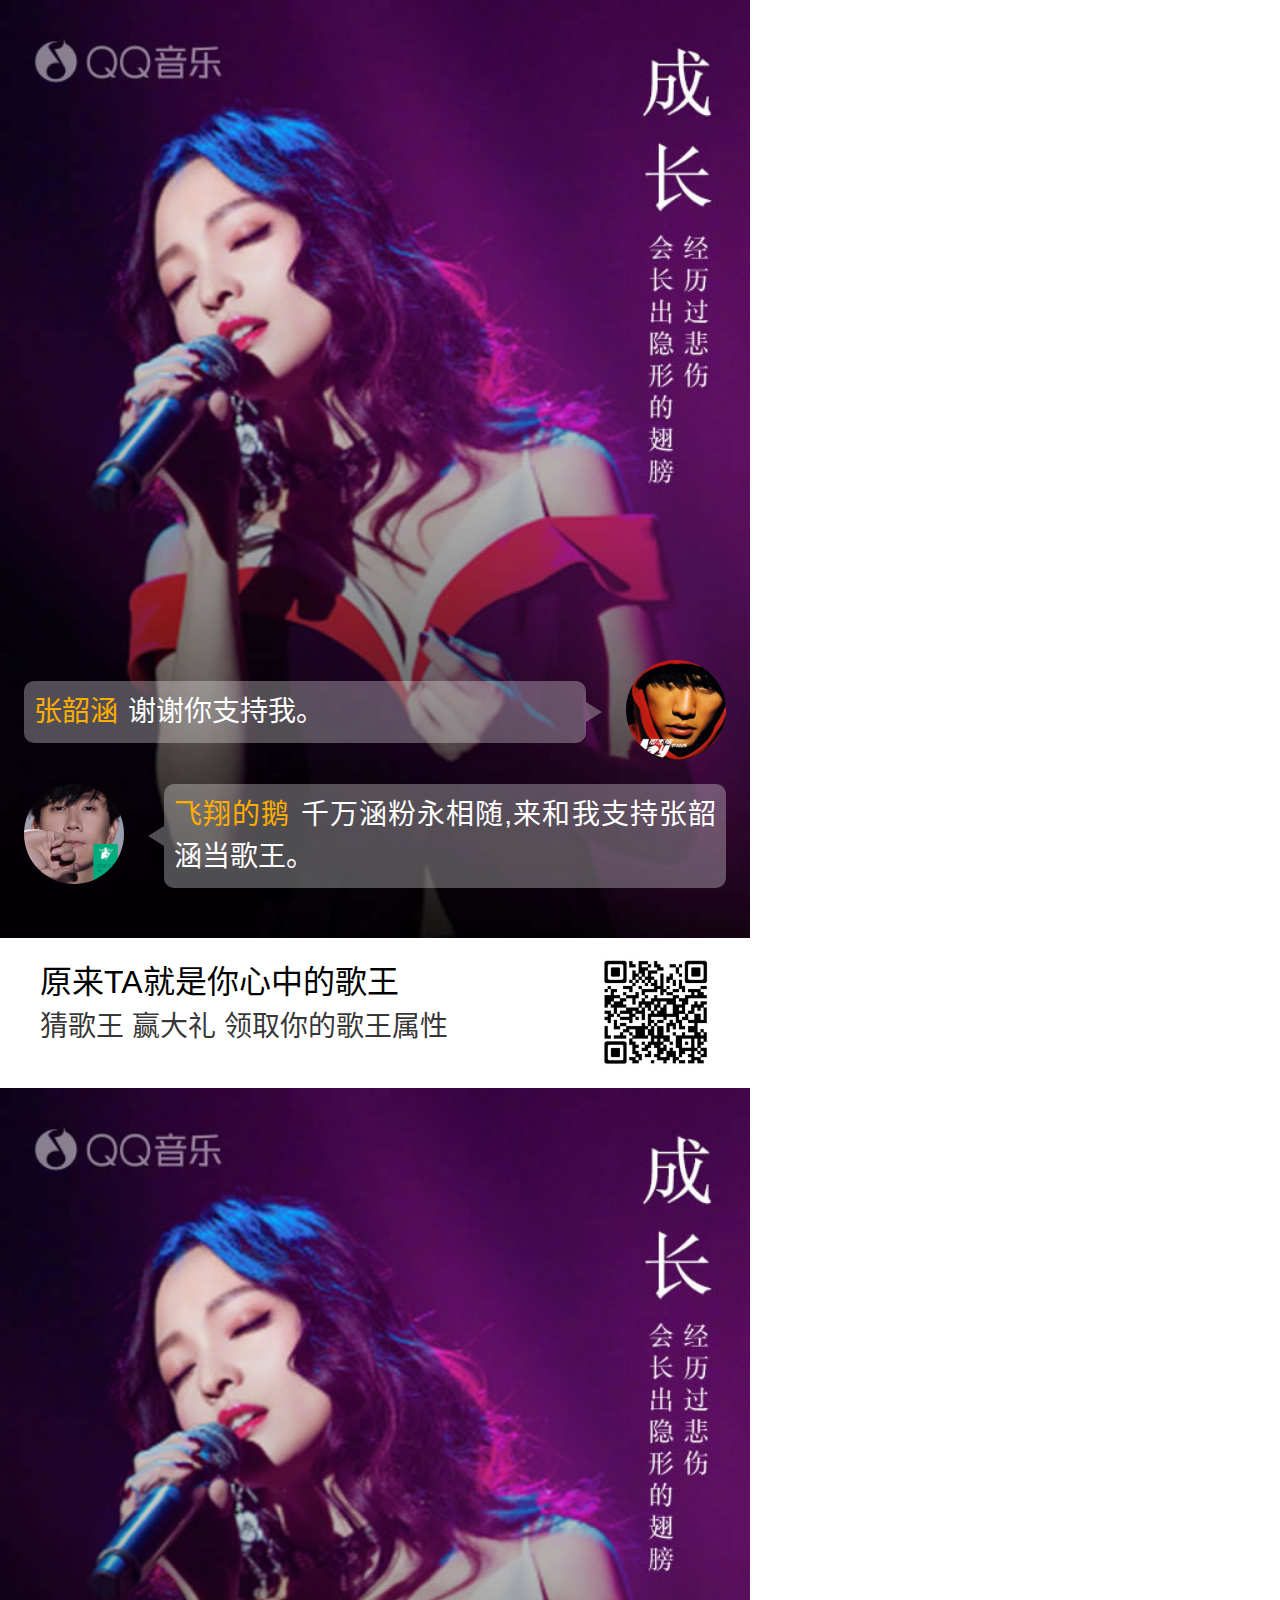
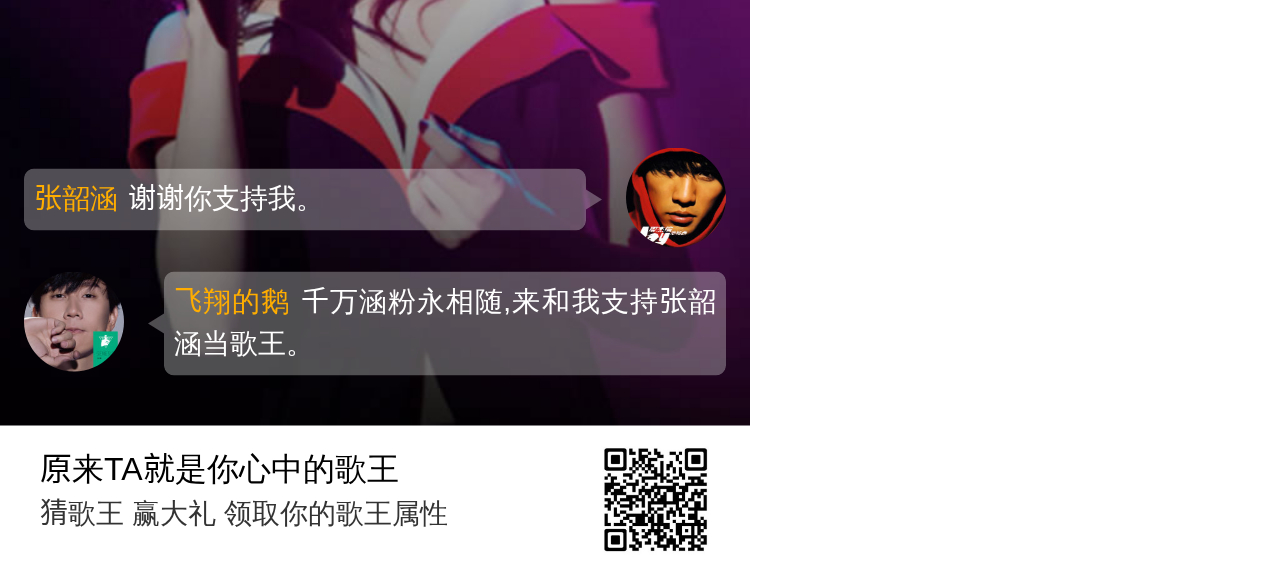
<file: html2canvas.html>
<!DOCTYPE html>
<html lang="zh-cn">
<head>
	<meta charset="utf-8">
	<title>截图测试</title>
	<meta name="viewport" content="width=device-width,initial-scale=1,maximum-scale=1,user-scalable=0,viewport-fit=cover">
	<meta name="format-detection" content="telephone=no">
    <link rel="stylesheet" href="index.css">
</head>
<body>
          
    <div class="dialog_share canvas" id="capture">
        <div class="dialog_share__media">
            <img class="dialog_share__img" src="share_cover.jpg" alt="" />

            <ul class="chat">
                <li class="chat__item reverse">
                    <div class="chat__avatar">
                        <img class="chat__avatar_img" src="avatar1.jpg" alt="">
                    </div>
                    <div class="chat__bd">
                        <p class="chat__para"><span class="chat__name">张韶涵</span>谢谢你支持我。</p>
                    </div>
                </li>                        
                <li class="chat__item">
                    <div class="chat__avatar">
                        <img class="chat__avatar_img" src="avatar2.jpg" alt="">
                    </div>
                    <div class="chat__bd">
                        <p class="chat__para"><span class="chat__name">飞翔的鹅</span>千万涵粉永相随,来和我支持张韶涵当歌王。</p>
                    </div>
                </li>
            </ul>
        </div>
        <div class="dialog_share__ft">
            <div class="dialog_share__bd">
                <h6 class="dialog_share__tit">原来TA就是你心中的歌王</h6>
                <p class="dialog_share__desc">猜歌王 赢大礼 领取你的歌王属性</p>
            </div>
            <img class="dialog_share__qrcode" src="qrcode.jpg" alt="" />
        </div>
    </div>

    <script src="html2canvas.min.js"></script>

    <script>
        var target = document.getElementById("capture");

        var width = target.offsetWidth; //获取dom 宽度
        var height = target.offsetHeight; //获取dom 高度
        var canvas = document.createElement("canvas"); //创建一个canvas节点
        var scale = 1; //定义任意放大倍数 支持小数
        canvas.width = width * scale; //定义canvas 宽度 * 缩放
        canvas.height = height * scale; //定义canvas高度 *缩放
        canvas.getContext("2d").scale(scale,scale); //获取context,设置scale 
        var opts = {
            scale : scale, // 添加的scale 参数
            canvas : canvas, //自定义 canvas
            width : width, //dom 原始宽度
            height : height //dom 原始高度
        };

        html2canvas(target, opts).then(function (canvas) {
            var dataUrl = canvas.toDataURL('image/jpeg',1);
            var newImg = document.createElement("img");
            newImg.src = dataUrl;
            document.body.appendChild(newImg);
            console.log(canvas);
        });

    </script> 

</body>
</html>
</file>
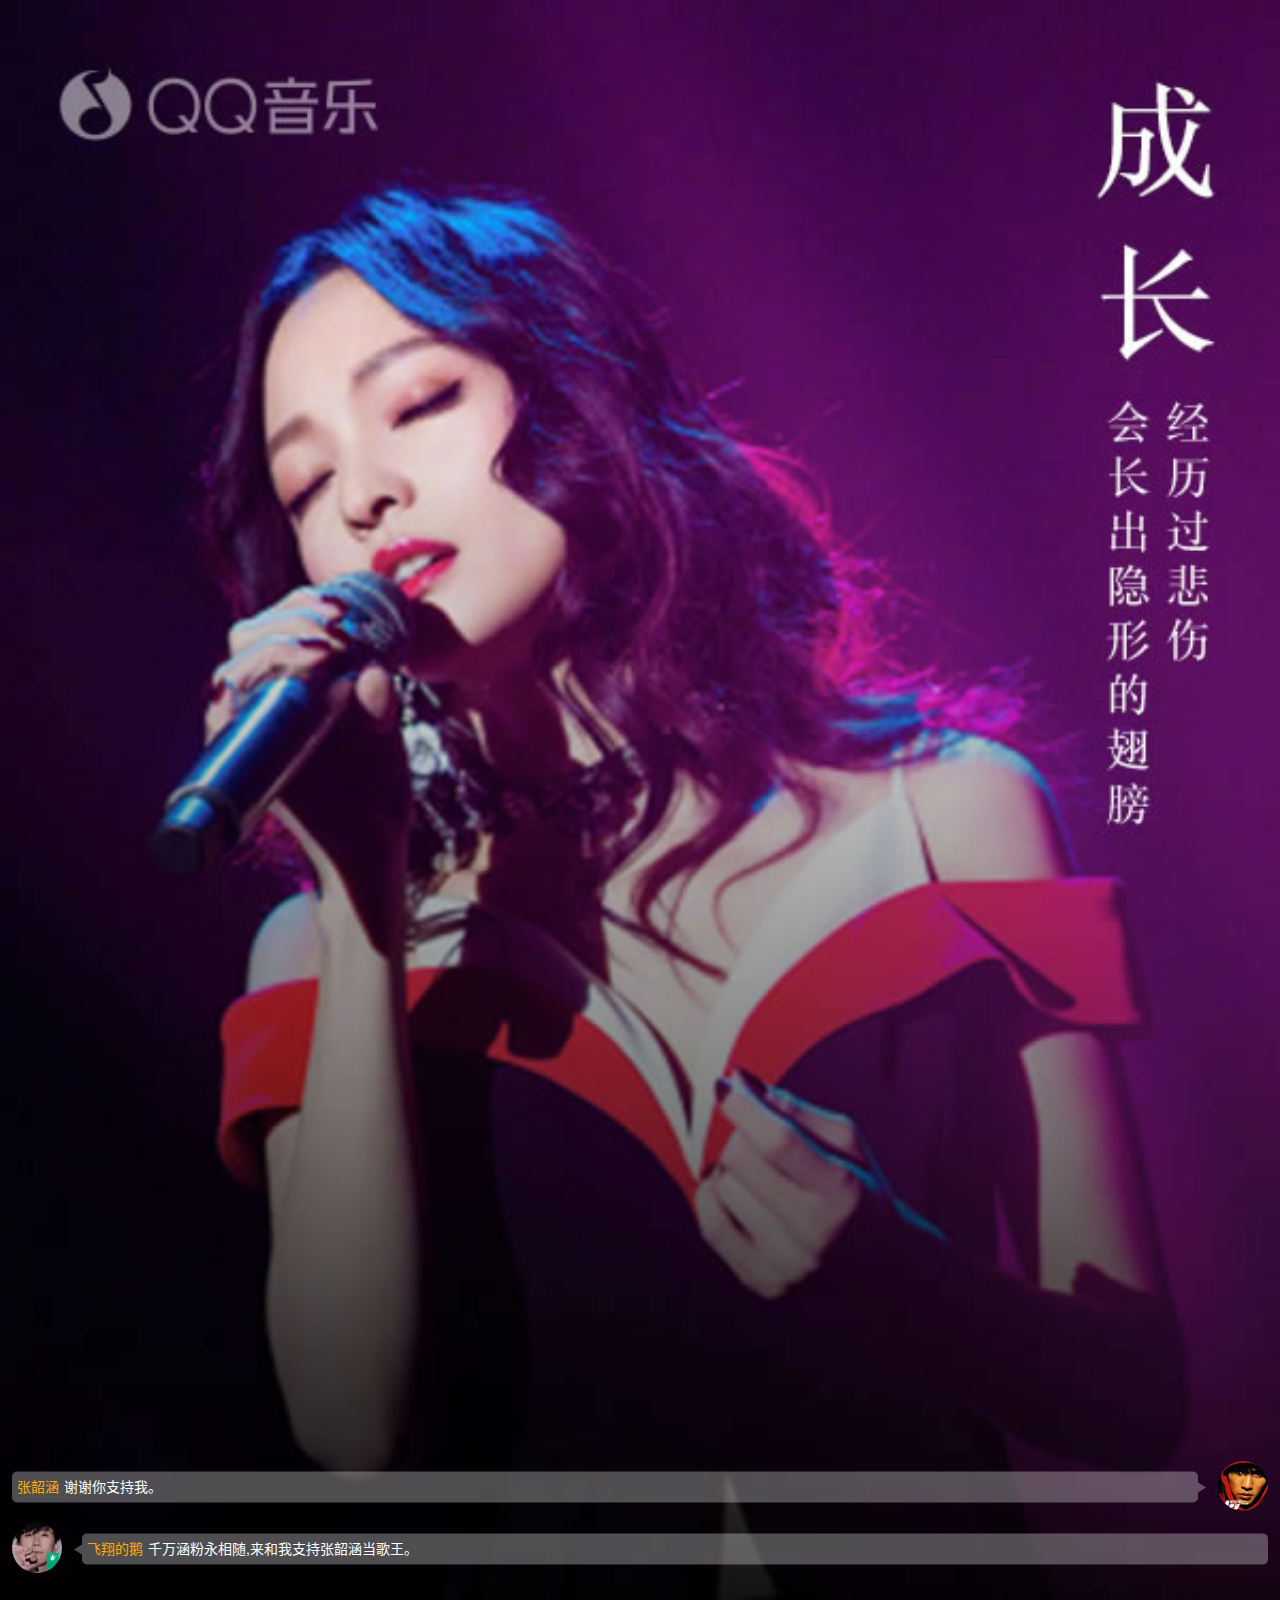
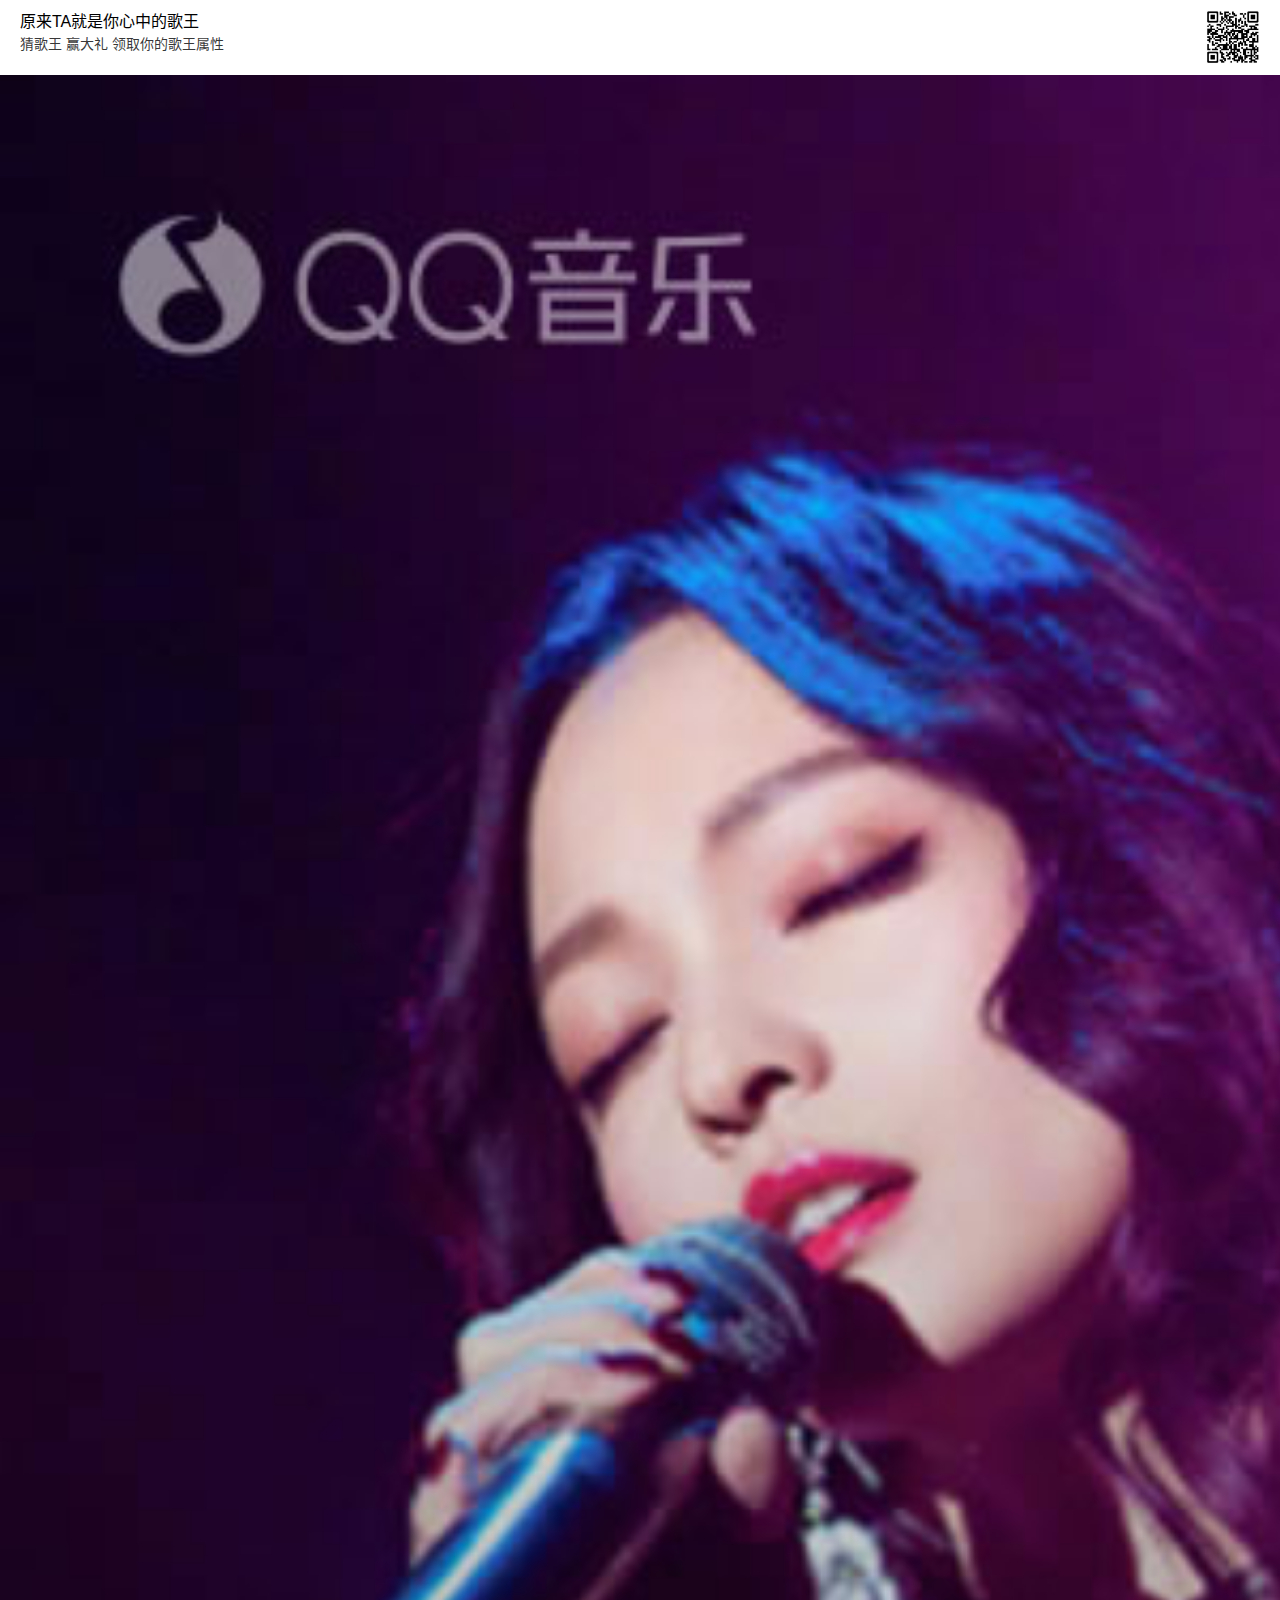
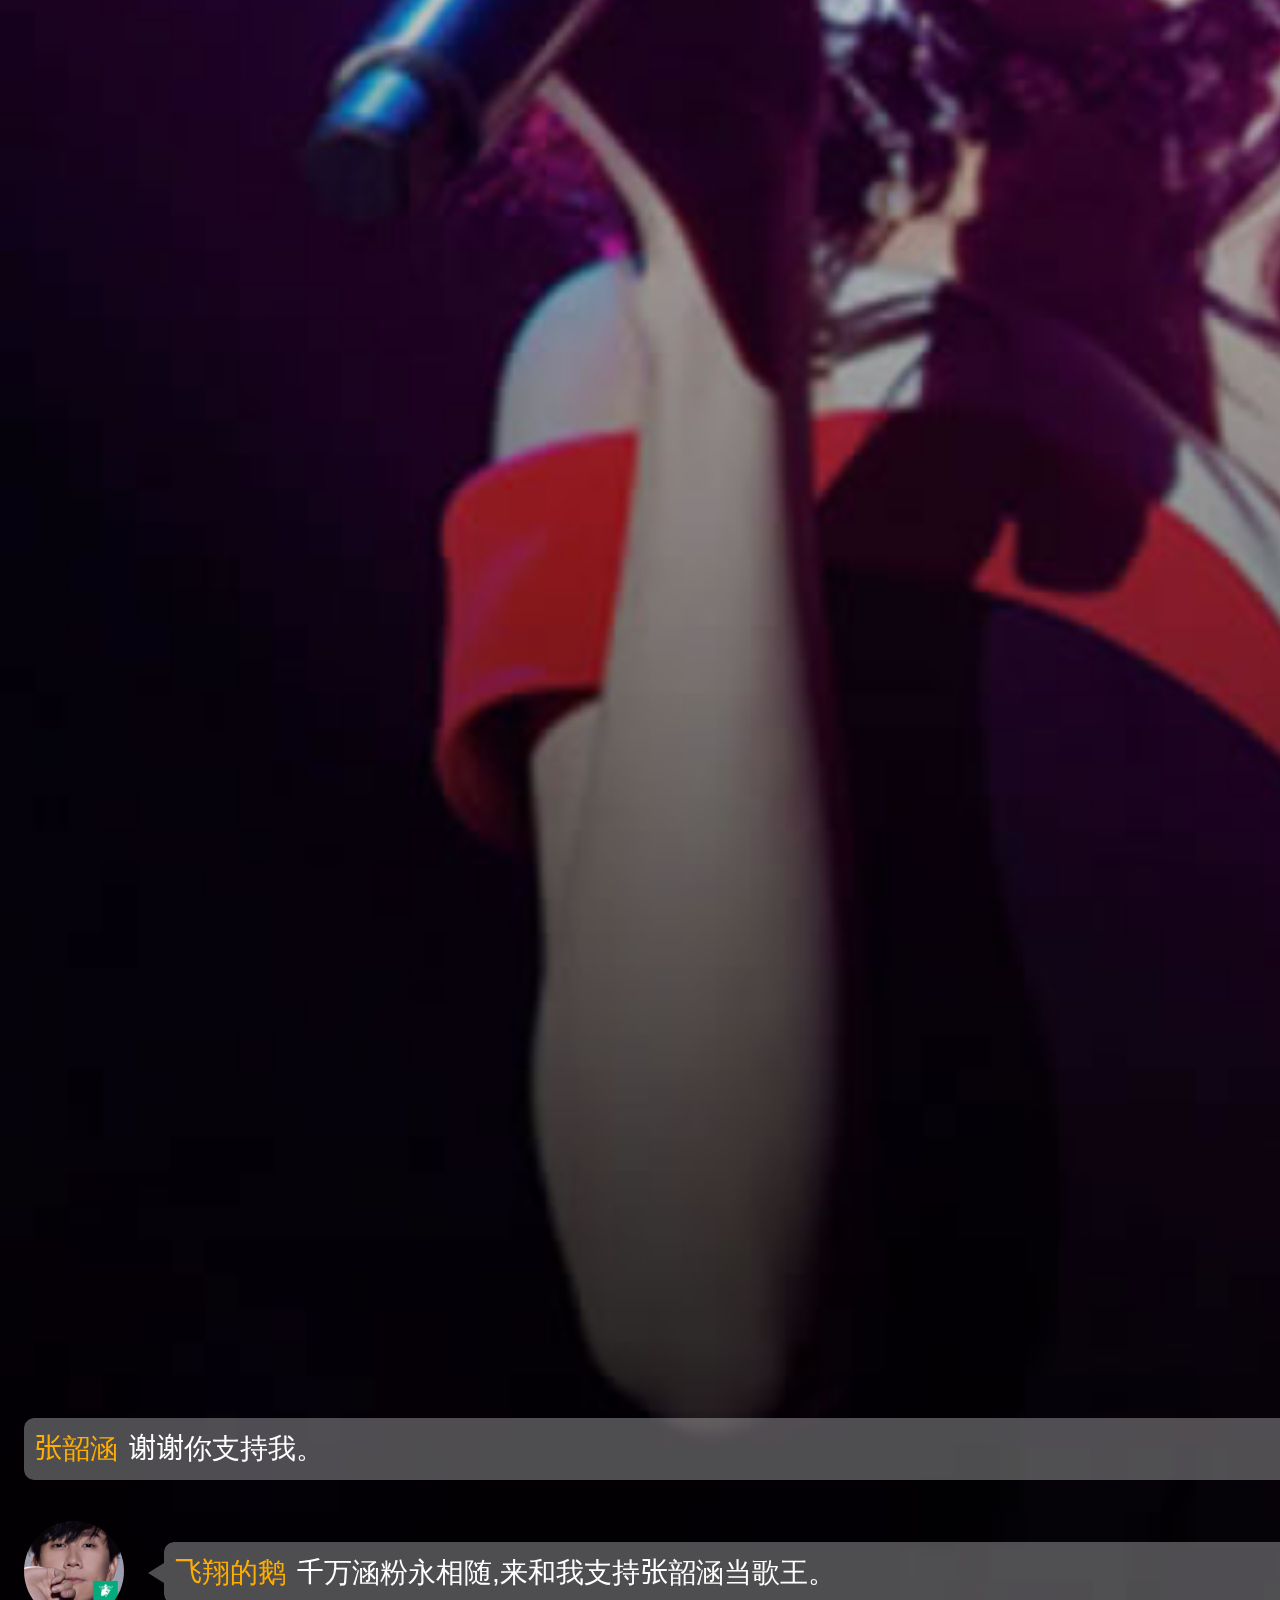
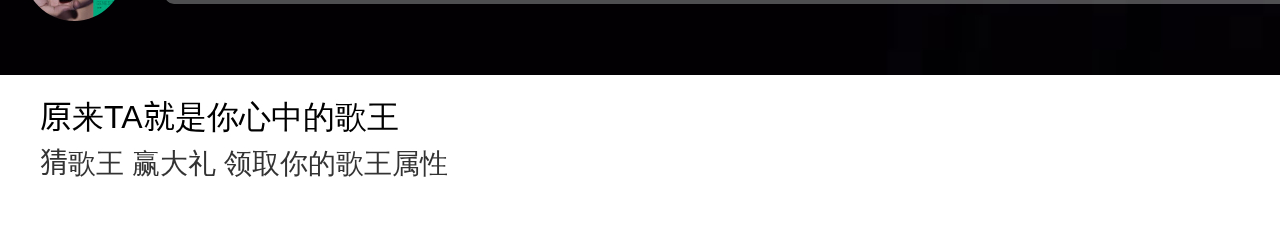
<file: html2canvas2.html>
<!DOCTYPE html>
<html lang="zh-cn">
<head>
	<meta charset="utf-8">
	<title>截图测试</title>
	<meta name="viewport" content="width=device-width,initial-scale=1,maximum-scale=1,user-scalable=0,viewport-fit=cover">
	<meta name="format-detection" content="telephone=no">
    <link rel="stylesheet" href="index.css">
</head>
<body>
          
    <div class="dialog_share" id="capture">
        <div class="dialog_share__media">
            <img class="dialog_share__img" src="share_cover.jpg" alt="" />

            <ul class="chat">
                <li class="chat__item reverse">
                    <div class="chat__avatar">
                        <img class="chat__avatar_img" src="avatar1.jpg" alt="">
                    </div>
                    <div class="chat__bd">
                        <p class="chat__para"><span class="chat__name">张韶涵</span>谢谢你支持我。</p>
                    </div>
                </li>                        
                <li class="chat__item">
                    <div class="chat__avatar">
                        <img class="chat__avatar_img" src="avatar2.jpg" alt="">
                    </div>
                    <div class="chat__bd">
                        <p class="chat__para"><span class="chat__name">飞翔的鹅</span>千万涵粉永相随,来和我支持张韶涵当歌王。</p>
                    </div>
                </li>
            </ul>
        </div>
        <div class="dialog_share__ft">
            <div class="dialog_share__bd">
                <h6 class="dialog_share__tit">原来TA就是你心中的歌王</h6>
                <p class="dialog_share__desc">猜歌王 赢大礼 领取你的歌王属性</p>
            </div>
            <img class="dialog_share__qrcode" src="qrcode.jpg" alt="" />
        </div>
    </div>

    <script src="html2canvas.min.js"></script>

    <script>
        var target = document.getElementById("capture");

        var width = target.offsetWidth; //获取dom 宽度
        var height = target.offsetHeight; //获取dom 高度
        var canvas = document.createElement("canvas"); //创建一个canvas节点
        var scale = 2; //定义任意放大倍数 支持小数
        canvas.width = width * scale; //定义canvas 宽度 * 缩放
        canvas.height = height * scale; //定义canvas高度 *缩放
        canvas.getContext("2d").scale(scale,scale); //获取context,设置scale 
        var opts = {
            scale : scale, // 添加的scale 参数
            canvas : canvas, //自定义 canvas
            width : width, //dom 原始宽度
            height : height //dom 原始高度
        };

        html2canvas(target, opts).then(function (canvas) {
            var dataUrl = canvas.toDataURL('image/jpeg',1);
            var newImg = document.createElement("img");
            newImg.src = dataUrl;
            document.body.appendChild(newImg);
            console.log(canvas);
        });

    </script> 

</body>
</html>
</file>
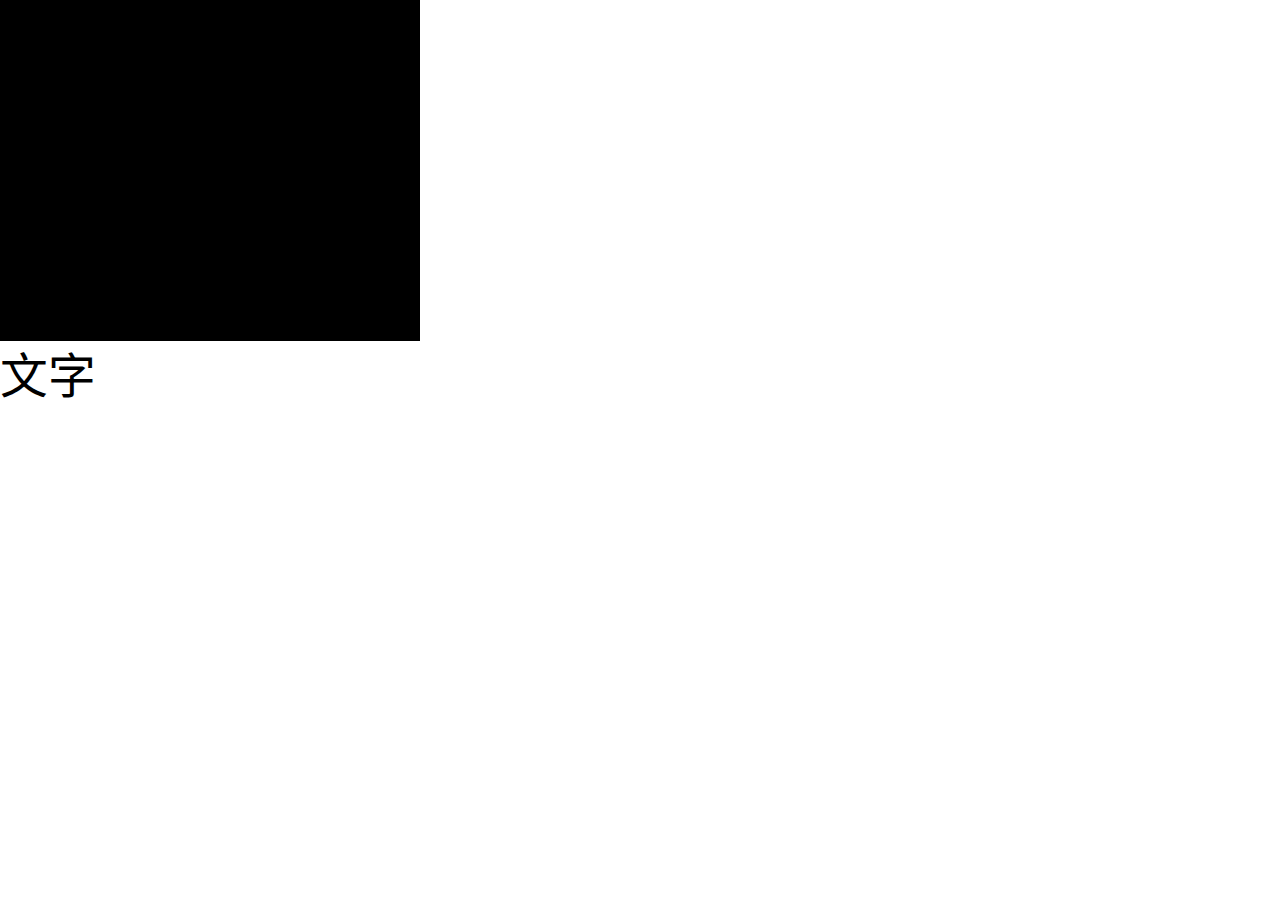
<file: rem.html>
<!DOCTYPE html>
<html lang="zh-cn">
<head>
    <meta charset="utf-8">
    <title>rem</title>
    <meta name="viewport" content="width=device-width,initial-scale=1,maximum-scale=1,user-scalable=0">
    <meta name="format-detection" content="telephone=no">
    <link rel="stylesheet" href="global.import.css">
    <link rel="stylesheet" href="rem.css">
    <!-- 计算rem的基准值，必须放到head标签里 -->
    <script>
        (function (win,doc,flag){
            var resizeEvt = 'orientationchange' in win ? 'orientationchange' : 'resize',
                docEl = doc.documentElement;
            function setFont(){
                switch(flag){
                    case 'height':
                        var flagValue = win.innerHeight||667,
                            fontSize = 100*(flagValue/667);
                        if (fontSize < 70) {fontSize = 70;}
                        docEl.style.fontSize = fontSize + 'px';
                        break;
                    default:
                        var flagValue = win.innerWidth||375,
                            fontSize = 100*(flagValue/375);
                        if (fontSize < 85) {fontSize = 85;}
                        if (fontSize > 195) {fontSize = 100;}
                        docEl.style.fontSize = fontSize + 'px';
                }                 
            }  
            win.addEventListener(resizeEvt, setFont, false);
            setFont();
        })(window,document,'width'); 
    </script>  
</head>
<body>

    <div class="box"></div>

    <p class="text">文字</p>

</body>
</html>
</file>
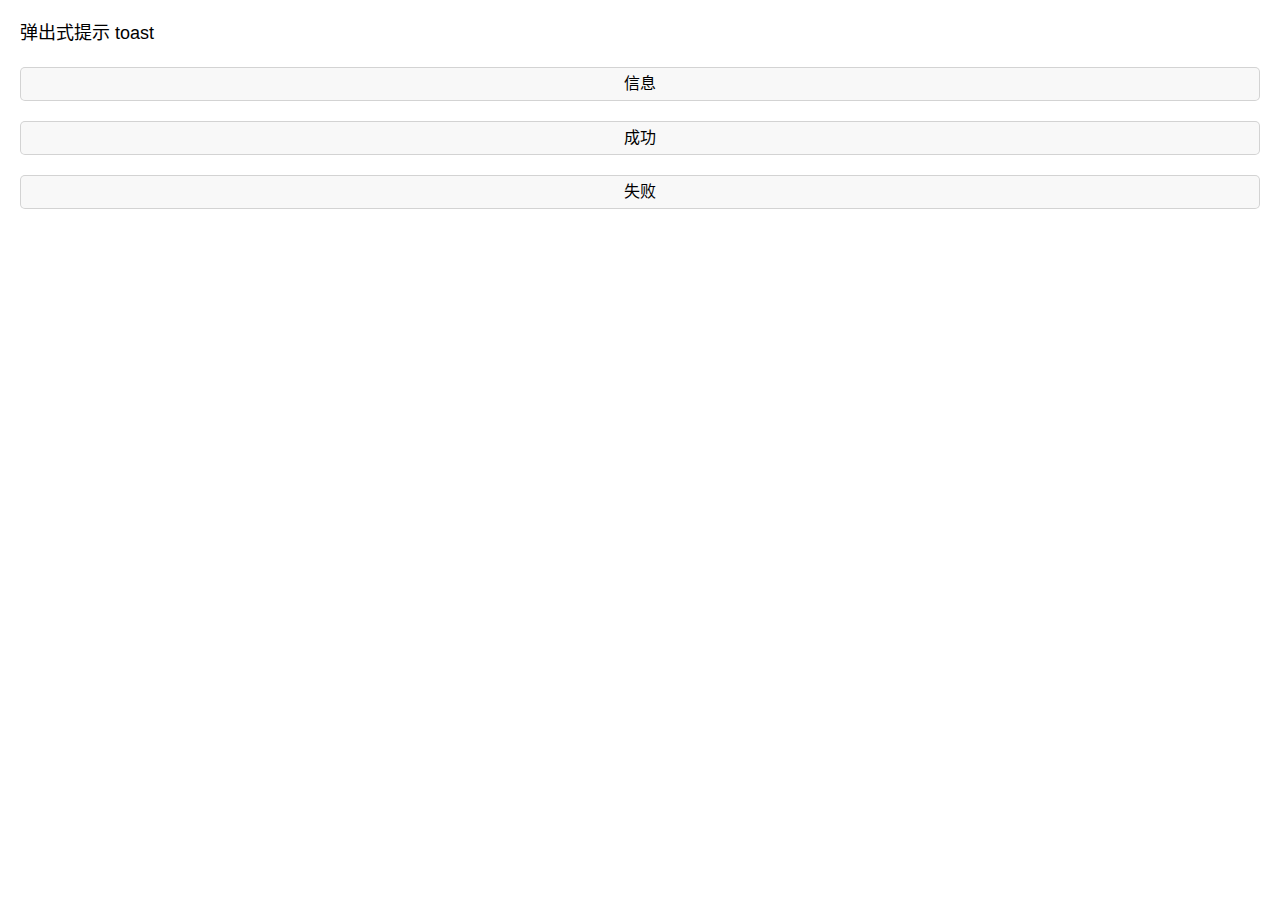
<file: toast.html>
<!DOCTYPE html>
<html lang="zh-cn">
<head>
    <meta charset="utf-8">
    <title>toast</title>
    <meta name="viewport" content="width=device-width,initial-scale=1,maximum-scale=1,user-scalable=0">
    <meta name="format-detection" content="telephone=no">
    <link rel="stylesheet" href="global.import.css">
    <link rel="stylesheet" href="qui_toast.import.css">
    <style>
        .mod_tit{margin: 20px;font-size: 18px;}
        .btn_active{
            position: relative;
            display: block;
            margin: 20px;
            font-size: 16px;
            text-align: center;
            text-decoration: none;
            color: #000;
            line-height: 2;
            overflow: hidden;
            border-radius: 5px;
            border: 1px solid rgba(0, 0, 0, .15);
            background-color: #F8F8F8;}
    </style>
</head>
<body>
	<div class="wrap">
        <h1 class="mod_tit">弹出式提示 toast</h1>

        <a class="btn_active" id="btn_active_1" href="javascript:;">信息</a>
        <a class="btn_active" id="btn_active_2" href="javascript:;">成功</a>
        <a class="btn_active" id="btn_active_3" href="javascript:;">失败</a>

        <div class="qui_toast" id="js_toast_1">
            <div class="qui_toast__mask">
                <div class="qui_toast__box">
                    <i class="qui_toast__icon qui_toast__icon--info"></i>
                    <h6 class="qui_toast__tit">已是最新版本</h6>
                </div>
            </div>
        </div>

        <div class="qui_toast" id="js_toast_2">
            <div class="qui_toast__mask">
                <div class="qui_toast__box">
                    <i class="qui_toast__icon qui_toast__icon--success"></i>
                    <h6 class="qui_toast__tit">下载完成</h6>
                </div>
            </div>
        </div>        

        <div class="qui_toast" id="js_toast_3">
            <div class="qui_toast__mask">
                <div class="qui_toast__box">
                    <i class="qui_toast__icon qui_toast__icon--warn"></i>
                    <h6 class="qui_toast__tit">操作失败</h6>
                </div>
            </div>
        </div>

        <div class="qui_toast">
            <div class="qui_toast__mask">
                <div class="qui_toast__box">
                    <i class="qui_toast__icon qui_toast__icon--success"></i>
                    <h6 class="qui_toast__tit">这文案有十个字这么长</h6>
                </div>
            </div>
        </div>

        <div class="qui_toast">
            <div class="qui_toast__mask">
                <div class="qui_toast__box">
                    <i class="qui_toast__icon qui_toast__icon--success"></i>
                    <h6 class="qui_toast__tit">这文案有十个字以上那就换行吧</h6>
                </div>
            </div>
        </div>

        <div class="qui_toast">
            <div class="qui_toast__mask">
                <div class="qui_toast__box">
                    <i class="qui_toast__icon qui_toast__icon--success"></i>
                    <h6 class="qui_toast__tit">这文案最多两行多出的文字不显示请注意控制字数</h6>
                </div>
            </div>
        </div>                              
        
	</div>

    <script>
        var btn_1 = document.getElementById("btn_active_1"),
            toast_1 = document.getElementById("js_toast_1"),
            btn_2 = document.getElementById("btn_active_2"),
            toast_2 = document.getElementById("js_toast_2"),
            btn_3 = document.getElementById("btn_active_3"),
            toast_3 = document.getElementById("js_toast_3");
            btn_1.onclick = function(){
                toast_1.classList.add("qui_toast--active");

                // 1.35秒后去除激活态类名qui_toast--active
                setTimeout(function(){
                    toast_1.classList.remove("qui_toast--active");
                }, 1350);
            }
            btn_2.onclick = function(){
                toast_2.classList.add("qui_toast--active");

                // 1.35秒后去除激活态类名qui_toast--active
                setTimeout(function(){
                    toast_2.classList.remove("qui_toast--active");
                }, 1350);
            }
            btn_3.onclick = function(){
                toast_3.classList.add("qui_toast--active");

                // 1.35秒后去除激活态类名qui_toast--active
                setTimeout(function(){
                    toast_3.classList.remove("qui_toast--active");
                }, 1350);
            }                        
    </script>


</body>
</html>
</file>
<file: index.css>
@import "global.import.css";

html{font-size:100px;}

.dialog_share{background:#fff;}
.dialog_share__media{position:relative;}
.dialog_share__media::after{content:"";display:block;padding-top:125%;}
.dialog_share__img{position:absolute;top:0;left:0;z-index:1;width:100%;height:100%;}
.dialog_share__ft{position:relative;height:55px;padding:10px 20px;}
.dialog_share__tit{white-space:nowrap;overflow:hidden;text-overflow:ellipsis;font-size:16px;color:#000;}
.dialog_share__desc{color:rgba(0,0,0,.8);font-size:14px;}
.dialog_share__qrcode{position:absolute;top:10px;right:20px;width:55px;height:55px;}

.chat{position:absolute;bottom:15px;left:0;z-index:2;width:100%;}
.chat__item{position:relative;min-height:52px;margin:0 12px 10px;padding-left:62px;}
.chat__avatar{position:absolute;top:0;left:0;width:50px;height:50px;}
.chat__avatar_img{position:absolute;top:0;left:0;z-index:1;width:100%;height:100%;border-radius:25px;}
.chat__bd{position:absolute;top:50%;left:70px;right:0;padding:5px;border-radius:5px;background:rgba(255,255,255,.3);-webkit-transform:translateY(-50%);}
.chat__bd::after{content:"";position:absolute;top:50%;left:-16px;width:0;height:0;margin-top:-5px;overflow:hidden;border-style:solid;border-color:transparent rgba(255,255,255,.3) transparent transparent;border-width:5px 8px;}
.chat__para{overflow:hidden;word-wrap:break-word;word-break:break-all;text-align:justify;font-size:14px;color:#fff;}
.chat__name{margin-right:5px;color:#ffae00;}
.reverse{padding-left:0;padding-right:62px;}
.reverse .chat__avatar{left:auto;right:0;}
.reverse .chat__bd{left:0;right:70px;}
.reverse .chat__bd::after{left:auto;right:-16px;border-color:transparent transparent transparent rgba(255,255,255,.3);}

.canvas{width:750px;}
.canvas .dialog_share__ft{height:110px;padding:20px 40px;}
.canvas .dialog_share__tit{font-size:32px;}
.canvas .dialog_share__desc{font-size:28px;}
.canvas .dialog_share__qrcode{top:20px;right:40px;width:110px;height:110px;}
.canvas .chat{bottom:30px;}
.canvas .chat__item{min-height:104px;margin:0 24px 20px;padding-left:124px;}
.canvas .chat__avatar{width:100px;height:100px;}
.canvas .chat__avatar_img{border-radius:50px;}
.canvas .chat__bd{left:140px;padding:10px;border-radius:10px;}
.canvas .chat__bd::after{left:-32px;margin-top:-10px;border-width:10px 16px;}
.canvas .chat__para{font-size:28px;}
.canvas .chat__name{margin-right:10px;}
.canvas .reverse{padding-left:0;padding-right:124px;}
.canvas .reverse .chat__bd{left:0;right:140px;}
.canvas .reverse .chat__bd::after{left:auto;right:-32px;}
</file>
<file: global.import.css>
@charset "utf-8";
/*========================================================================
      @作者：bryanzhang
      @说明：公用样式
      @最后编辑：$Author:: bryanzhang        $
                 $Date:: 2017-07-27 17:26:40#$
========================================================================*/
html{
  /*防止IOS屏幕横竖屏切换时文字大小产生变化*/
  -webkit-text-size-adjust:100%;
  /*禁用点击的高亮反馈*/
  -webkit-tap-highlight-color:rgba(0,0,0,0);
}
/*禁止长按链接与图片弹出菜单*/
a,img{-webkit-touch-callout:none;border:0;}
body,dl,dd,ul,ol,h1,h2,h3,h4,h5,h6,form,input,textarea,p,th,td,figure{margin:0;padding:0;}
h1,h2,h3,h4,h5,h6{font-size:100%;font-weight:300;}
li{list-style:none;}
table{border-collapse:collapse;border-spacing:0;}
input:focus,textarea:focus,button:focus{outline:0;}
a,a:hover{text-decoration:none;}
/*解决字体和文字大小在控件中没有被继承的问题*/
button,input,textarea,select{font-family:inherit;font-size:100%;font-weight:inherit;}
body{font:300 12px/1.5 sans-serif;}

.wrap{overflow:hidden;}
</file>
<file: rem.css>
@charset "utf-8";

@import "rem_width.import.css";

.box{width:1.23rem;height:1rem;background:#000;}

.text{font-size:.14rem;}
</file>
<file: qui_toast.import.css>
@charset "utf-8";
/*========================================================================
      @作者：bryanzhang
      @说明：toast模块样式
      @最后编辑：$Author:: bryanzhang       $
                 $Date:: 2017-08-14 15:01:30#$
========================================================================*/
.qui_toast{display:none;}
.qui_toast__mask{position:fixed;top:0;left:0;bottom:0;right:0;z-index:1000;display:-webkit-box;-webkit-box-pack:center;-webkit-box-align:center;}
.qui_toast__box{padding:20px 20px 16px;border-radius:5px;background:rgba(0,0,0,.8);opacity:0;-webkit-transform:scale(.7);}
.qui_toast__tit{text-align:center;max-width:10em;min-width:6em;max-height:48px;overflow:hidden;line-height:1.5;word-wrap:break-word;font-size:16px;font-weight:300;color:#fff;}
.qui_toast__icon{display:-webkit-box;-webkit-box-orient:vertical;-webkit-box-pack:center;-webkit-box-align:center;width:28px;height:28px;margin:0 auto 11px;color:#fff;border-radius:28px;border:solid 2px;}
.qui_toast__icon::before,
.qui_toast__icon::after{content:"";display:block;background:currentColor;}
/*信息和警告*/
.qui_toast__icon--warn{color:#FD7072;}
.qui_toast__icon--info::before,
.qui_toast__icon--warn::after{width:2px;height:2px;border-radius:2px;margin:2px 0;-webkit-transform:scale(1.5);}
.qui_toast__icon--warn::before,
.qui_toast__icon--info::after{width:2px;height:10px;margin:1px 0;}
/*成功*/
.qui_toast__icon--success{position:relative;}
.qui_toast__icon--success::before,
.qui_toast__icon--success::after{position:absolute;-webkit-transform:rotate(-45deg);-webkit-transform-origin:0 100%;}
.qui_toast__icon--success::before{top:13px;left:12px;width:2px;height:8px;}
.qui_toast__icon--success::after{top:19px;left:12px;width:14px;height:2px;}
/*激活态*/
.qui_toast--active{display:block;}
.qui_toast--active .qui_toast__box{
	-webkit-animation:ani_toast_scaleOut 350ms cubic-bezier(.17,.89,.32,1.27) forwards,
	                  ani_toast_scaleIn 200ms cubic-bezier(.4,.8,.74,1) 1150ms,
	                  ani_toast_fadeIn 350ms cubic-bezier(.0,0,.2,1) forwards,
	                  ani_toast_fadeOut 200ms cubic-bezier(.4,.8,.74,1) 1150ms;
}
@-webkit-keyframes ani_toast_scaleOut{
	  0%{-webkit-transform:scale(.7);}
	 72%{-webkit-transform:scale(1.03);}
	100%{-webkit-transform:scale(1);}
}
@-webkit-keyframes ani_toast_scaleIn{
	  0%{-webkit-transform:scale(1);}
	100%{-webkit-transform:scale(.7);}
}
@-webkit-keyframes ani_toast_fadeIn{
	  0%{opacity:0;}
	100%{opacity:1;}
}
@-webkit-keyframes ani_toast_fadeOut{
	  0%{opacity:1;}
	100%{opacity:0;}
}
</file>
